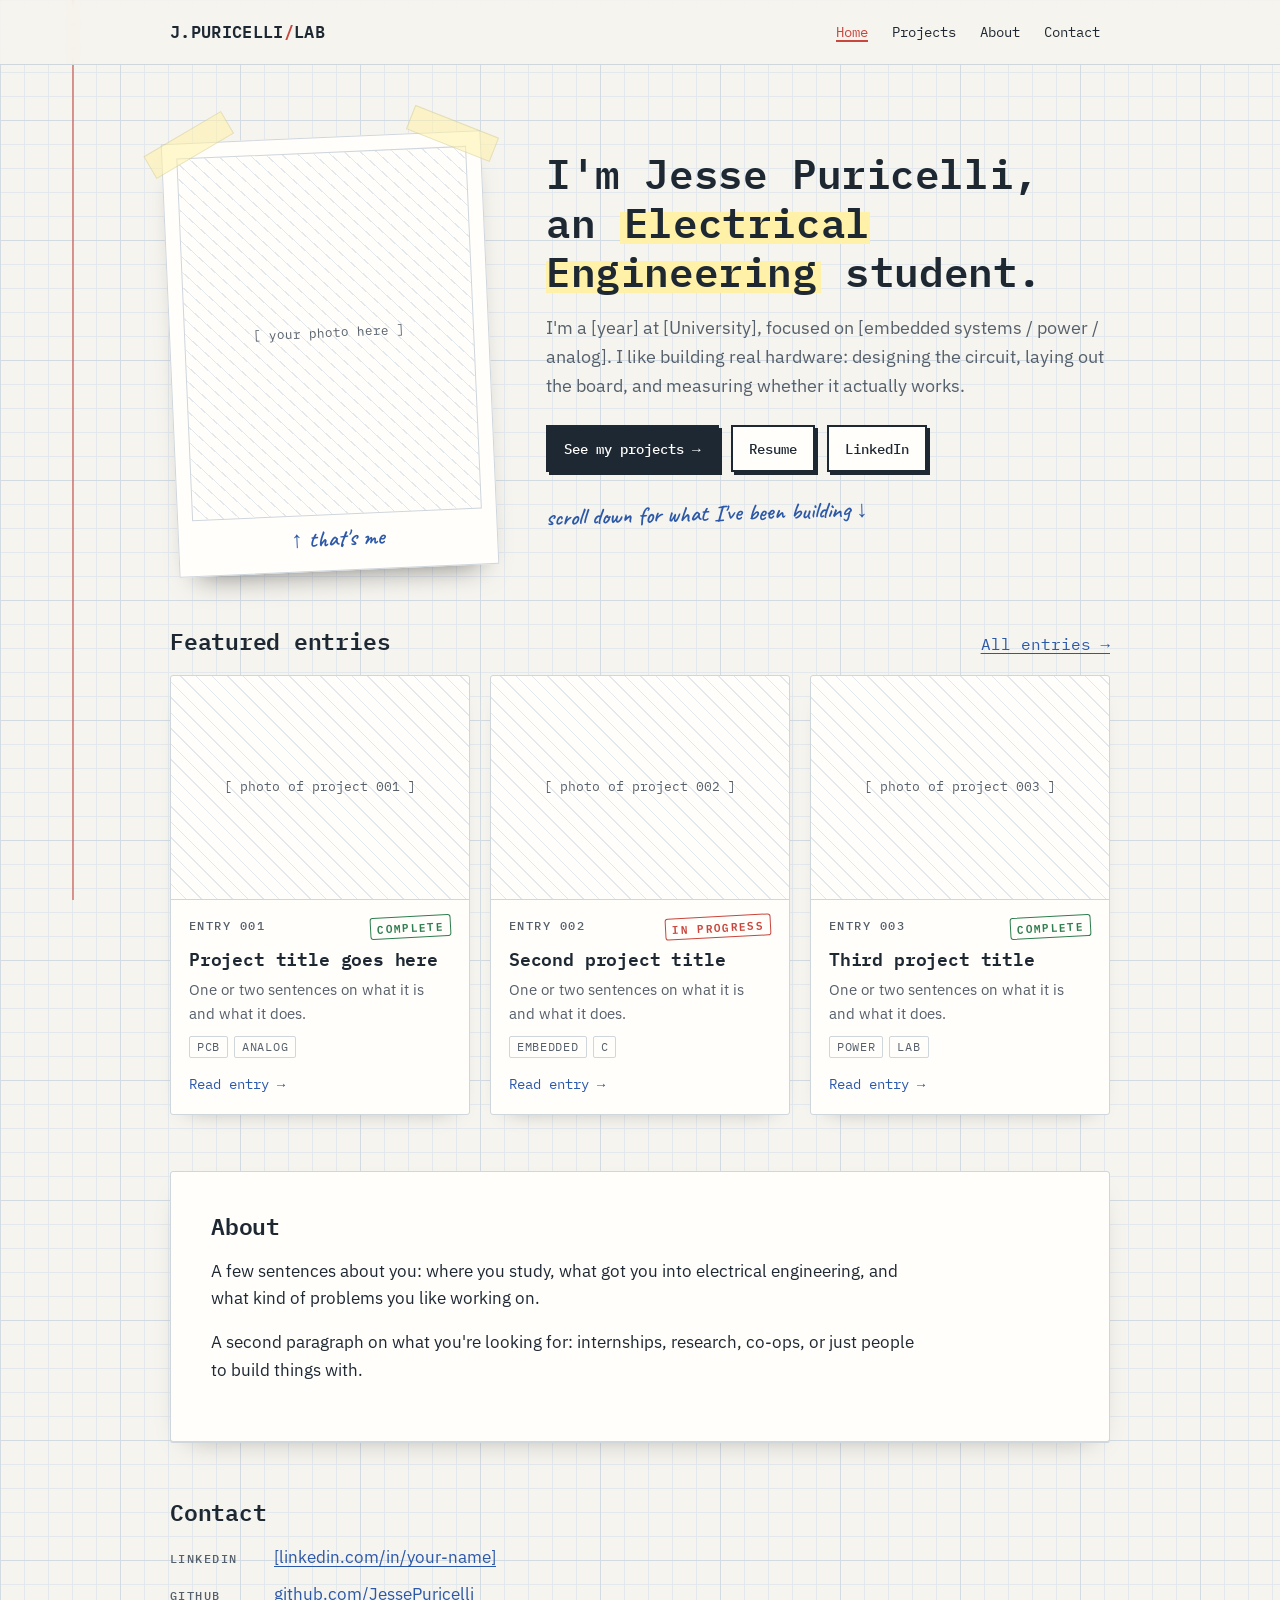
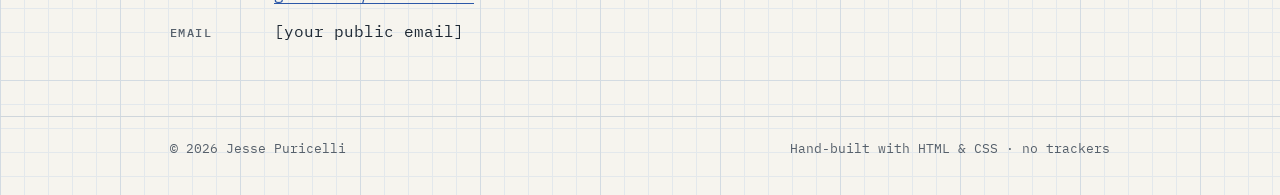
<file: index.html>
<!doctype html>
<html lang="en">
<head>
  <meta charset="utf-8">
  <meta name="viewport" content="width=device-width, initial-scale=1">
  <!-- Security: this page may only load files from this site. No outside scripts, trackers or fonts. -->
  <meta http-equiv="Content-Security-Policy" content="default-src 'self'; img-src 'self'; font-src 'self'; style-src 'self'; script-src 'none'; object-src 'none'; base-uri 'self'; form-action 'none'; upgrade-insecure-requests">
  <meta name="referrer" content="strict-origin-when-cross-origin">

  <title>Jesse Puricelli · Lab Notebook</title>
  <meta name="description" content="Electrical engineering student. Hardware projects, written up like lab notebook entries.">
  <link rel="icon" href="assets/img/favicon.svg" type="image/svg+xml">
  <link rel="stylesheet" href="assets/css/style.css">
</head>
<body>

  <!-- ============ HEADER (same on every page) ============ -->
  <header class="site-header">
    <div class="wrap">
      <a class="brand" href="index.html">J.PURICELLI<span>/</span>LAB</a>
      <nav aria-label="Main">
        <ul class="nav">
          <li><a href="index.html" aria-current="page">Home</a></li>
          <li><a href="projects.html">Projects</a></li>
          <li><a href="#about">About</a></li>
          <li><a href="#contact">Contact</a></li>
        </ul>
      </nav>
    </div>
  </header>

  <main class="wrap">

    <!-- ============ HERO: first thing people see ============ -->
    <section class="hero">

      <!-- Your photo, "taped" into the notebook.
           When you have one: save it as assets/img/portrait.jpg (a portrait-shaped photo works best),
           then replace the <div class="photo-slot">...</div> line with:
           <img src="assets/img/portrait.jpg" alt="Jesse Puricelli">                                  -->
      <figure class="portrait">
        <div class="photo-slot">[ your photo here ]</div>
        <figcaption class="note">↑ that's me</figcaption>
      </figure>

      <div class="intro">
        <h1>I'm Jesse Puricelli,<br>an <mark>Electrical Engineering</mark> student.</h1>
        <p class="lede">
          I'm a [year] at [University], focused on [embedded systems / power / analog].
          I like building real hardware: designing the circuit, laying out the board,
          and measuring whether it actually works.
        </p>
        <div class="buttons">
          <a class="btn primary" href="projects.html">See my projects →</a>
          <!-- Put your resume at assets/resume.pdf to make this button work -->
          <a class="btn" href="assets/resume.pdf">Resume</a>
          <!-- Swap in your real LinkedIn link -->
          <a class="btn" href="https://www.linkedin.com/" rel="noopener noreferrer">LinkedIn</a>
        </div>
        <p class="note scroll-hint">scroll down for what I've been building ↓</p>
      </div>

    </section>

    <!-- ============ FEATURED PROJECTS ============
         To add one: copy a whole <a class="card"> ... </a> block, paste it, edit it.
         To use a real photo: replace the <div class="photo-slot">...</div> with
         <img src="assets/img/your-photo.jpg" alt="Describe the photo">           -->
    <section aria-labelledby="featured">
      <div class="section-head">
        <h2 id="featured">Featured entries</h2>
        <a class="mono" href="projects.html">All entries →</a>
      </div>

      <div class="cards">

        <a class="card" href="projects/example-entry.html">
          <div class="photo-slot">[ photo of project 001 ]</div>
          <div class="body">
            <div class="meta"><span class="label">Entry 001</span><span class="stamp done">Complete</span></div>
            <h3>Project title goes here</h3>
            <p>One or two sentences on what it is and what it does.</p>
            <ul class="tags"><li>PCB</li><li>Analog</li></ul>
            <span class="more">Read entry →</span>
          </div>
        </a>

        <a class="card" href="projects/example-entry.html">
          <div class="photo-slot">[ photo of project 002 ]</div>
          <div class="body">
            <div class="meta"><span class="label">Entry 002</span><span class="stamp">In progress</span></div>
            <h3>Second project title</h3>
            <p>One or two sentences on what it is and what it does.</p>
            <ul class="tags"><li>Embedded</li><li>C</li></ul>
            <span class="more">Read entry →</span>
          </div>
        </a>

        <a class="card" href="projects/example-entry.html">
          <div class="photo-slot">[ photo of project 003 ]</div>
          <div class="body">
            <div class="meta"><span class="label">Entry 003</span><span class="stamp done">Complete</span></div>
            <h3>Third project title</h3>
            <p>One or two sentences on what it is and what it does.</p>
            <ul class="tags"><li>Power</li><li>Lab</li></ul>
            <span class="more">Read entry →</span>
          </div>
        </a>

      </div>
    </section>

    <!-- ============ ABOUT ============ -->
    <section id="about" class="sheet" aria-labelledby="about-title">
      <div class="about">
        <h2 id="about-title">About</h2>
        <p>
          A few sentences about you: where you study, what got you into electrical engineering,
          and what kind of problems you like working on.
        </p>
        <p>
          A second paragraph on what you're looking for: internships, research, co-ops, or just
          people to build things with.
        </p>
      </div>
    </section>

    <!-- ============ CONTACT ============
         Only list things you're comfortable being public. -->
    <section id="contact" aria-labelledby="contact-title">
      <h2 id="contact-title">Contact</h2>
      <ul class="contact-list">
        <li><span class="label">LinkedIn</span> <a href="https://www.linkedin.com/" rel="noopener noreferrer">[linkedin.com/in/your-name]</a></li>
        <li><span class="label">GitHub</span>   <a href="https://github.com/JessePuricelli" rel="noopener noreferrer">github.com/JessePuricelli</a></li>
        <li><span class="label">Email</span>    <span class="mono">[your public email]</span></li>
      </ul>
    </section>

  </main>

  <!-- ============ FOOTER ============ -->
  <footer class="site-footer">
    <div class="wrap">
      <span>© 2026 Jesse Puricelli</span>
      <span>Hand-built with HTML &amp; CSS · no trackers</span>
    </div>
  </footer>

</body>
</html>
</file>
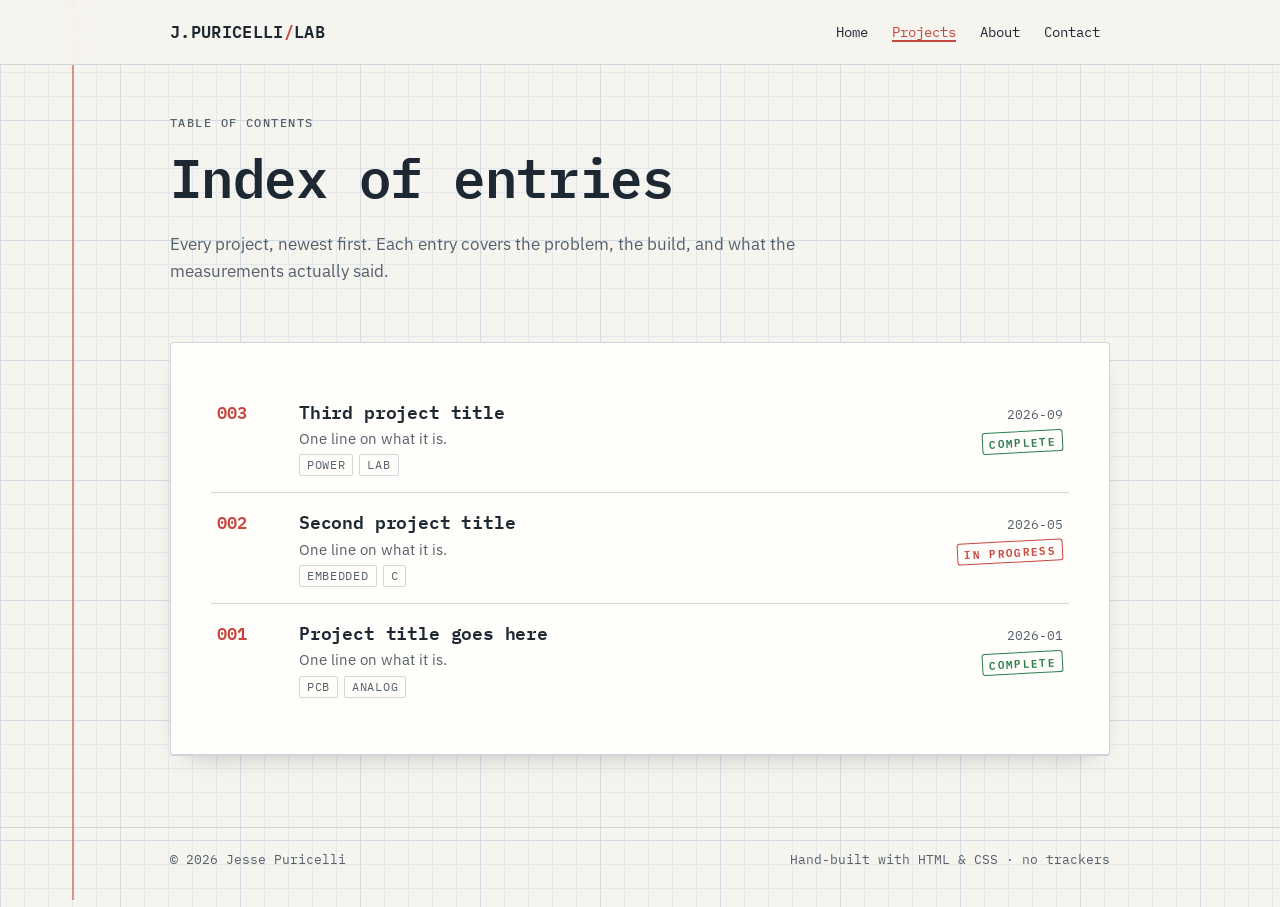
<file: projects.html>
<!doctype html>
<html lang="en">
<head>
  <meta charset="utf-8">
  <meta name="viewport" content="width=device-width, initial-scale=1">
  <meta http-equiv="Content-Security-Policy" content="default-src 'self'; img-src 'self'; font-src 'self'; style-src 'self'; script-src 'none'; object-src 'none'; base-uri 'self'; form-action 'none'; upgrade-insecure-requests">
  <meta name="referrer" content="strict-origin-when-cross-origin">

  <title>Projects · Jesse Puricelli</title>
  <meta name="description" content="Index of hardware projects by Jesse Puricelli.">
  <link rel="icon" href="assets/img/favicon.svg" type="image/svg+xml">
  <link rel="stylesheet" href="assets/css/style.css">
</head>
<body>

  <header class="site-header">
    <div class="wrap">
      <a class="brand" href="index.html">J.PURICELLI<span>/</span>LAB</a>
      <nav aria-label="Main">
        <ul class="nav">
          <li><a href="index.html">Home</a></li>
          <li><a href="projects.html" aria-current="page">Projects</a></li>
          <li><a href="index.html#about">About</a></li>
          <li><a href="index.html#contact">Contact</a></li>
        </ul>
      </nav>
    </div>
  </header>

  <main class="wrap">

    <section class="page-title">
      <p class="label">Table of contents</p>
      <h1>Index of entries</h1>
      <p>Every project, newest first. Each entry covers the problem, the build, and what the measurements actually said.</p>
    </section>

    <!-- ============ THE INDEX ============
         One <li> per project. To add a project: copy a whole <li> ... </li>,
         paste it at the TOP of the list, and change the number, title, text, date and status.
         Status options: <span class="stamp done">Complete</span>  or  <span class="stamp">In progress</span> -->
    <section class="sheet">
      <ol class="index" reversed>

        <li>
          <a href="projects/example-entry.html">
            <span class="no">003</span>
            <div class="what">
              <h3>Third project title</h3>
              <p>One line on what it is.</p>
              <ul class="tags"><li>Power</li><li>Lab</li></ul>
            </div>
            <div class="when"><span>2026-09</span><span class="stamp done">Complete</span></div>
          </a>
        </li>

        <li>
          <a href="projects/example-entry.html">
            <span class="no">002</span>
            <div class="what">
              <h3>Second project title</h3>
              <p>One line on what it is.</p>
              <ul class="tags"><li>Embedded</li><li>C</li></ul>
            </div>
            <div class="when"><span>2026-05</span><span class="stamp">In progress</span></div>
          </a>
        </li>

        <li>
          <a href="projects/example-entry.html">
            <span class="no">001</span>
            <div class="what">
              <h3>Project title goes here</h3>
              <p>One line on what it is.</p>
              <ul class="tags"><li>PCB</li><li>Analog</li></ul>
            </div>
            <div class="when"><span>2026-01</span><span class="stamp done">Complete</span></div>
          </a>
        </li>

      </ol>
    </section>

  </main>

  <footer class="site-footer">
    <div class="wrap">
      <span>© 2026 Jesse Puricelli</span>
      <span>Hand-built with HTML &amp; CSS · no trackers</span>
    </div>
  </footer>

</body>
</html>
</file>
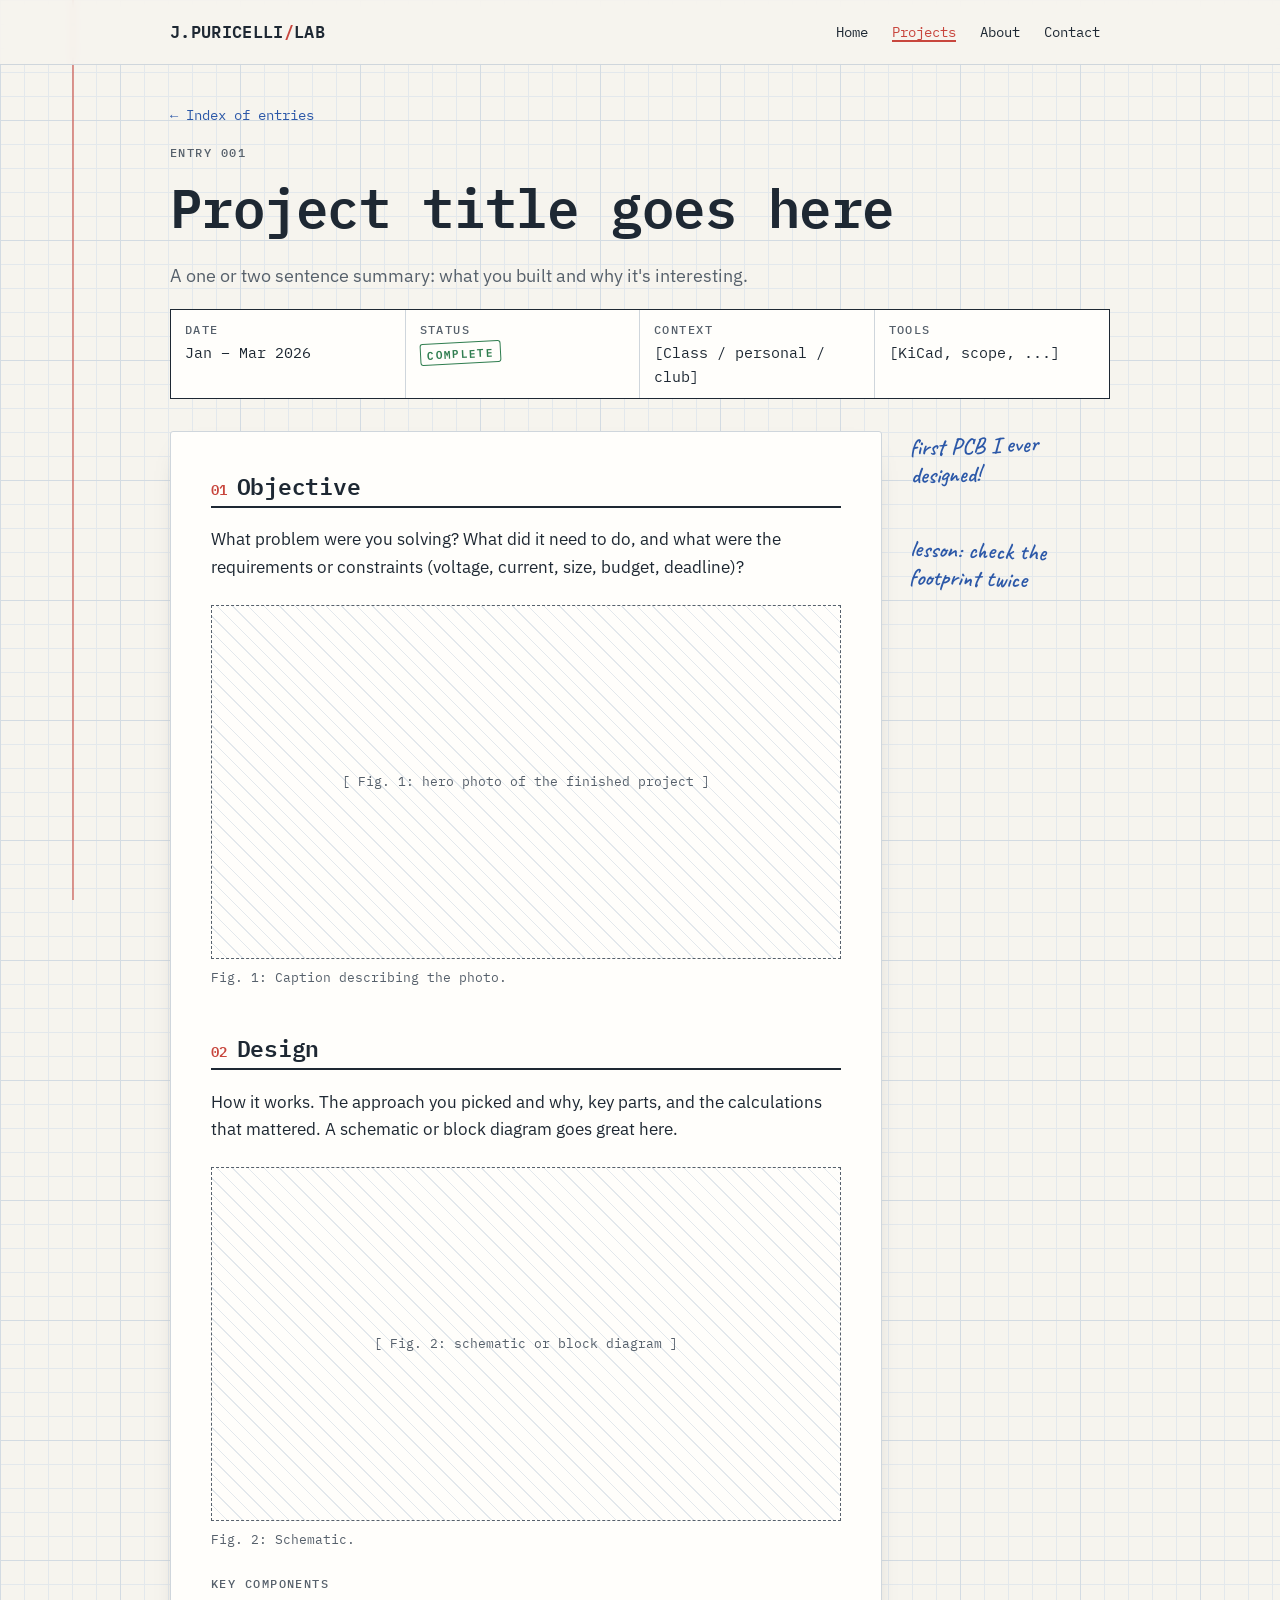
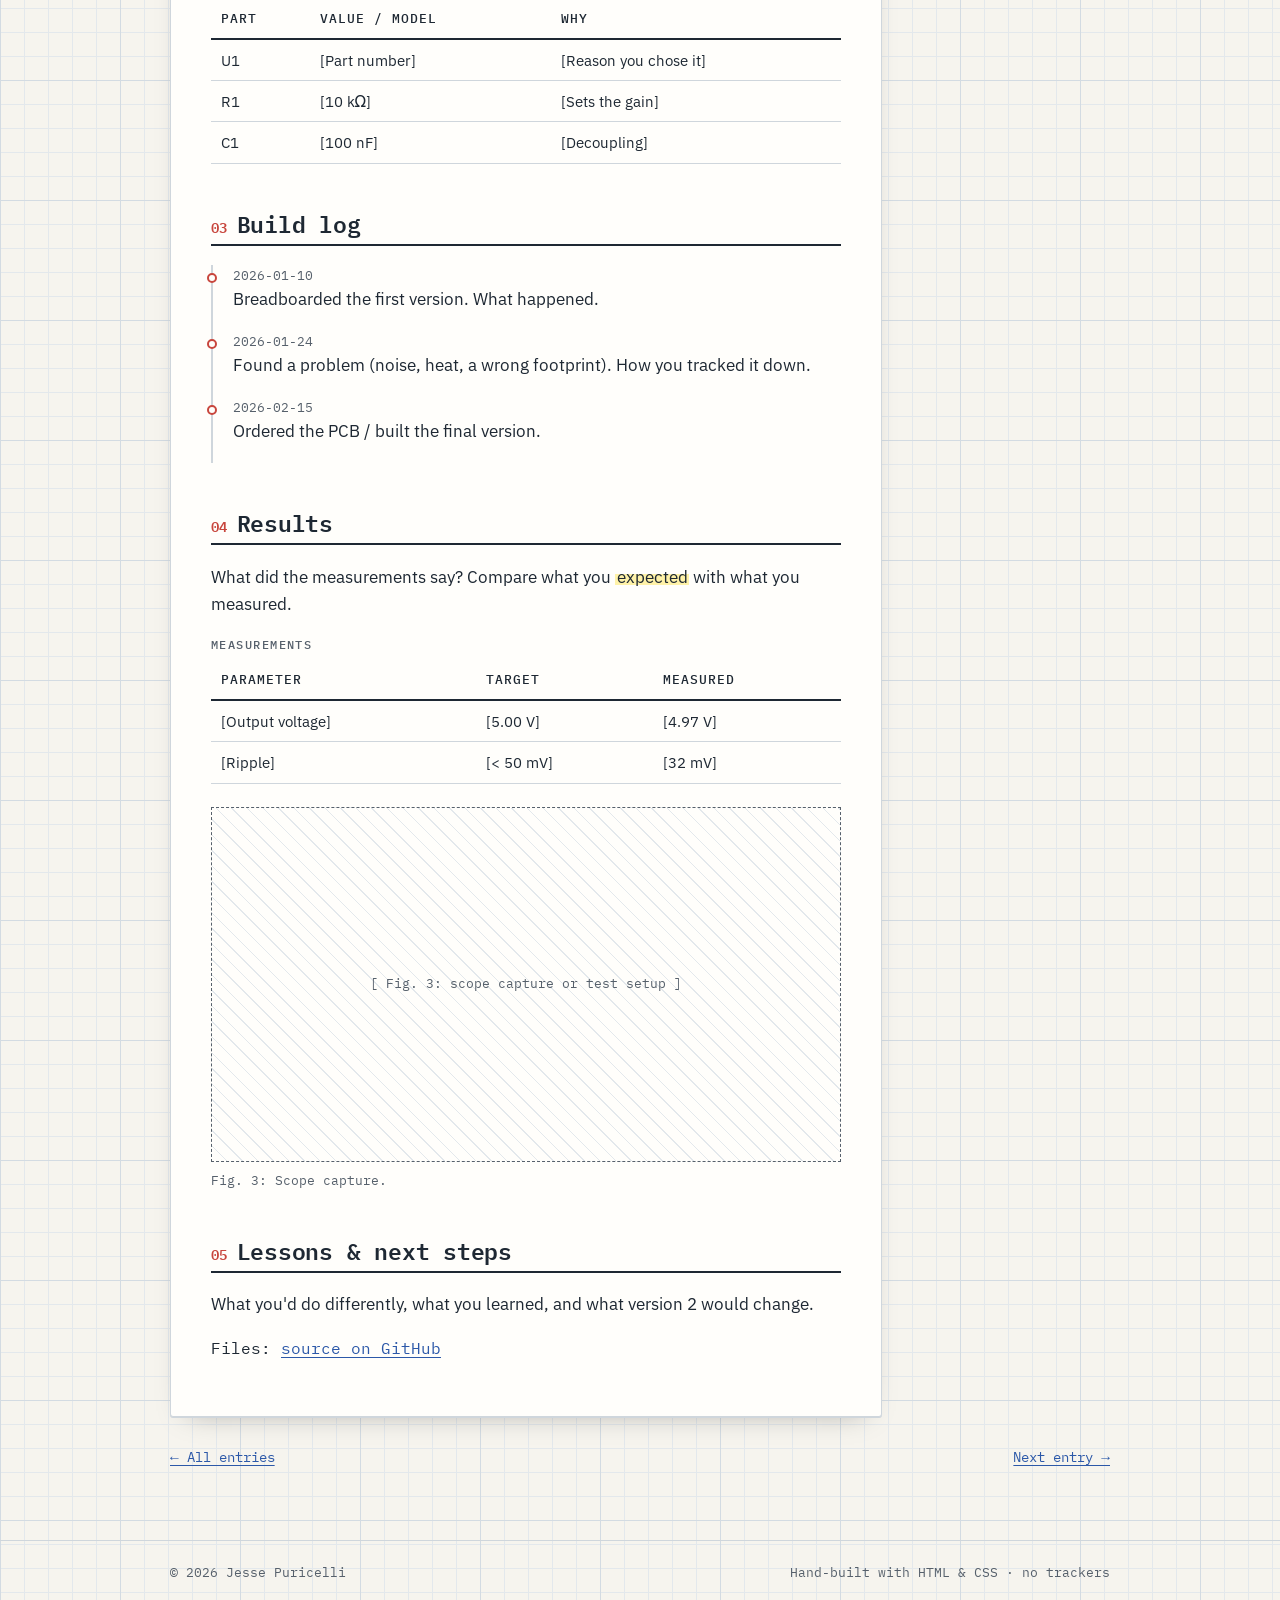
<file: projects/example-entry.html>
<!doctype html>
<html lang="en">
<head>
  <meta charset="utf-8">
  <meta name="viewport" content="width=device-width, initial-scale=1">
  <meta http-equiv="Content-Security-Policy" content="default-src 'self'; img-src 'self'; font-src 'self'; style-src 'self'; script-src 'none'; object-src 'none'; base-uri 'self'; form-action 'none'; upgrade-insecure-requests">
  <meta name="referrer" content="strict-origin-when-cross-origin">

  <!-- HOW TO MAKE A NEW PROJECT PAGE
       1. Copy this file and rename it, e.g. projects/audio-amp.html (lowercase, dashes, no spaces)
       2. Change the title below and the text in each section
       3. Put the project's photos in assets/img/ and point the <img> tags at them
       4. Link to it from projects.html (and index.html if it's featured)
       Note: this file lives one folder down, so paths to shared files start with ../ -->
  <title>Project title · Jesse Puricelli</title>
  <meta name="description" content="One-line summary of the project.">
  <link rel="icon" href="../assets/img/favicon.svg" type="image/svg+xml">
  <link rel="stylesheet" href="../assets/css/style.css">
</head>
<body>

  <header class="site-header">
    <div class="wrap">
      <a class="brand" href="../index.html">J.PURICELLI<span>/</span>LAB</a>
      <nav aria-label="Main">
        <ul class="nav">
          <li><a href="../index.html">Home</a></li>
          <li><a href="../projects.html" aria-current="page">Projects</a></li>
          <li><a href="../index.html#about">About</a></li>
          <li><a href="../index.html#contact">Contact</a></li>
        </ul>
      </nav>
    </div>
  </header>

  <main class="wrap">

    <!-- ============ ENTRY HEADER ============ -->
    <header class="entry-head">
      <div class="crumbs"><a href="../projects.html">← Index of entries</a></div>
      <p class="label">Entry 001</p>
      <h1>Project title goes here</h1>
      <p class="lede">A one or two sentence summary: what you built and why it's interesting.</p>

      <!-- The quick facts box. Add or remove <div> groups as needed. -->
      <dl class="entry-meta">
        <div><dt class="label">Date</dt>     <dd>Jan – Mar 2026</dd></div>
        <div><dt class="label">Status</dt>   <dd><span class="stamp done">Complete</span></dd></div>
        <div><dt class="label">Context</dt>  <dd>[Class / personal / club]</dd></div>
        <div><dt class="label">Tools</dt>    <dd>[KiCad, scope, ...]</dd></div>
      </dl>
    </header>

    <div class="entry-layout">

      <!-- ============ MAIN WRITE-UP ============ -->
      <article class="entry sheet">

        <h2><span class="step">01</span> Objective</h2>
        <p>What problem were you solving? What did it need to do, and what were the requirements or constraints
          (voltage, current, size, budget, deadline)?</p>

        <!-- Swap this placeholder for: <img src="../assets/img/your-photo.jpg" alt="What the photo shows"> -->
        <figure class="figure">
          <div class="photo-slot">[ Fig. 1: hero photo of the finished project ]</div>
          <figcaption>Fig. 1: Caption describing the photo.</figcaption>
        </figure>

        <h2><span class="step">02</span> Design</h2>
        <p>How it works. The approach you picked and why, key parts, and the calculations that mattered.
          A schematic or block diagram goes great here.</p>

        <figure class="figure">
          <div class="photo-slot">[ Fig. 2: schematic or block diagram ]</div>
          <figcaption>Fig. 2: Schematic.</figcaption>
        </figure>

        <table class="spec">
          <caption class="label">Key components</caption>
          <thead><tr><th>Part</th><th>Value / model</th><th>Why</th></tr></thead>
          <tbody>
            <tr><td>U1</td><td>[Part number]</td><td>[Reason you chose it]</td></tr>
            <tr><td>R1</td><td>[10 kΩ]</td><td>[Sets the gain]</td></tr>
            <tr><td>C1</td><td>[100 nF]</td><td>[Decoupling]</td></tr>
          </tbody>
        </table>

        <h2><span class="step">03</span> Build log</h2>
        <!-- One <li> per milestone. Keep it short and honest, mistakes included. -->
        <ol class="log">
          <li><time datetime="2026-01-10">2026-01-10</time> Breadboarded the first version. What happened.</li>
          <li><time datetime="2026-01-24">2026-01-24</time> Found a problem (noise, heat, a wrong footprint). How you tracked it down.</li>
          <li><time datetime="2026-02-15">2026-02-15</time> Ordered the PCB / built the final version.</li>
        </ol>

        <h2><span class="step">04</span> Results</h2>
        <p>What did the measurements say? Compare what you <mark>expected</mark> with what you measured.</p>

        <table class="spec">
          <caption class="label">Measurements</caption>
          <thead><tr><th>Parameter</th><th>Target</th><th>Measured</th></tr></thead>
          <tbody>
            <tr><td>[Output voltage]</td><td>[5.00 V]</td><td>[4.97 V]</td></tr>
            <tr><td>[Ripple]</td><td>[&lt; 50 mV]</td><td>[32 mV]</td></tr>
          </tbody>
        </table>

        <figure class="figure">
          <div class="photo-slot">[ Fig. 3: scope capture or test setup ]</div>
          <figcaption>Fig. 3: Scope capture.</figcaption>
        </figure>

        <h2><span class="step">05</span> Lessons &amp; next steps</h2>
        <p>What you'd do differently, what you learned, and what version 2 would change.</p>

        <!-- Optional links. Delete any you don't need. -->
        <p class="mono">
          Files: <a href="https://github.com/JessePuricelli" rel="noopener noreferrer">source on GitHub</a>
        </p>
      </article>

      <!-- ============ MARGIN NOTES (handwritten-style asides) ============ -->
      <aside class="margin-notes" aria-label="Margin notes">
        <p class="note">first PCB I ever designed!</p>
        <p class="note">lesson: check the footprint twice</p>
      </aside>

    </div>

    <nav class="pager" aria-label="Entry navigation">
      <a href="../projects.html">← All entries</a>
      <a href="../projects.html">Next entry →</a>
    </nav>

  </main>

  <footer class="site-footer">
    <div class="wrap">
      <span>© 2026 Jesse Puricelli</span>
      <span>Hand-built with HTML &amp; CSS · no trackers</span>
    </div>
  </footer>

</body>
</html>
</file>
<file: assets/css/style.css>
/* =====================================================================
   LAB NOTEBOOK THEME
   ---------------------------------------------------------------------
   Want to change the look? Start here. Every color and font on the
   site comes from the variables in this first block.
   ===================================================================== */

:root {
  /* Paper and ink */
  --paper:        #f6f4ee;   /* page background */
  --sheet:        #fffefb;   /* the "pages" that sit on top */
  --ink:          #1e2833;   /* main text */
  --ink-soft:     #56606b;   /* secondary text */
  --grid-minor:   #e3e8ec;   /* small graph-paper squares */
  --grid-major:   #d3dbe2;   /* every fifth line */
  --rule:         #cfd6dc;   /* borders and dividers */

  /* Accents */
  --margin-red:   #c8463d;   /* notebook margin line, stamps */
  --pen-blue:     #2c58a8;   /* links, "handwritten" notes */
  --highlight:    #fff2a8;   /* highlighter marker */

  /* Fonts */
  --font-body:    "IBM Plex Sans", system-ui, sans-serif;
  --font-tech:    "IBM Plex Mono", ui-monospace, monospace;
  --font-hand:    "Caveat", "Segoe Print", cursive;

  /* Sizes */
  --grid:         24px;      /* graph-paper square size */
  --max-width:    980px;     /* widest the content gets */
}

/* Dark mode: same notebook, read under a desk lamp */
@media (prefers-color-scheme: dark) {
  :root {
    --paper:      #141a20;
    --sheet:      #1b232b;
    --ink:        #e4e8ec;
    --ink-soft:   #9aa5b0;
    --grid-minor: #1c242c;
    --grid-major: #243039;
    --rule:       #33404b;
    --margin-red: #e0675e;
    --pen-blue:   #7fa6ec;
    --highlight:  #5a4f12;
  }
}

/* ---------- Fonts (stored in assets/fonts, nothing loaded from other sites) ---------- */
@font-face { font-family: "IBM Plex Sans"; font-weight: 400; font-display: swap; src: url("../fonts/ibm-plex-sans-latin-400-normal.woff2") format("woff2"); }
@font-face { font-family: "IBM Plex Sans"; font-weight: 500; font-display: swap; src: url("../fonts/ibm-plex-sans-latin-500-normal.woff2") format("woff2"); }
@font-face { font-family: "IBM Plex Sans"; font-weight: 600; font-display: swap; src: url("../fonts/ibm-plex-sans-latin-600-normal.woff2") format("woff2"); }
@font-face { font-family: "IBM Plex Mono"; font-weight: 400; font-display: swap; src: url("../fonts/ibm-plex-mono-latin-400-normal.woff2") format("woff2"); }
@font-face { font-family: "IBM Plex Mono"; font-weight: 400; font-style: italic; font-display: swap; src: url("../fonts/ibm-plex-mono-latin-400-italic.woff2") format("woff2"); }
@font-face { font-family: "IBM Plex Mono"; font-weight: 500; font-display: swap; src: url("../fonts/ibm-plex-mono-latin-500-normal.woff2") format("woff2"); }
@font-face { font-family: "IBM Plex Mono"; font-weight: 600; font-display: swap; src: url("../fonts/ibm-plex-mono-latin-600-normal.woff2") format("woff2"); }
@font-face { font-family: "Caveat"; font-weight: 600; font-display: swap; src: url("../fonts/caveat-latin-600-normal.woff2") format("woff2"); }

/* ---------- Base ---------- */
*, *::before, *::after { box-sizing: border-box; }

html { scroll-behavior: smooth; }

body {
  margin: 0;
  color: var(--ink);
  font-family: var(--font-body);
  font-size: 17px;
  line-height: 1.6;
  /* Graph paper, drawn with CSS (no image file needed) */
  background-color: var(--paper);
  background-image:
    linear-gradient(var(--grid-major) 1px, transparent 1px),
    linear-gradient(90deg, var(--grid-major) 1px, transparent 1px),
    linear-gradient(var(--grid-minor) 1px, transparent 1px),
    linear-gradient(90deg, var(--grid-minor) 1px, transparent 1px);
  background-size:
    calc(var(--grid) * 5) calc(var(--grid) * 5),
    calc(var(--grid) * 5) calc(var(--grid) * 5),
    var(--grid) var(--grid),
    var(--grid) var(--grid);
}

/* Red notebook margin line down the left side (wide screens only) */
@media (min-width: 1100px) {
  body::before {
    content: "";
    position: fixed;
    top: 0; bottom: 0; left: 72px;
    width: 2px;
    background: var(--margin-red);
    opacity: .55;
    pointer-events: none;
  }
}

img { max-width: 100%; height: auto; display: block; }

a { color: var(--pen-blue); text-underline-offset: 3px; }
a:hover { text-decoration-thickness: 2px; }

:focus-visible { outline: 2px dashed var(--pen-blue); outline-offset: 3px; }

h1, h2, h3 { font-family: var(--font-tech); line-height: 1.2; font-weight: 600; letter-spacing: -.01em; }
h1 { font-size: clamp(2.1rem, 6vw, 3.4rem); margin: 0 0 .4em; }
h2 { font-size: 1.45rem; margin: 0 0 .8em; }
h3 { font-size: 1.1rem;  margin: 0 0 .5em; }

p { margin: 0 0 1em; }

code, .mono { font-family: var(--font-tech); font-size: .92em; }

mark { background: linear-gradient(transparent 35%, var(--highlight) 35%, var(--highlight) 85%, transparent 85%); color: inherit; padding: 0 .1em; }

.wrap { max-width: var(--max-width); margin: 0 auto; padding: 0 20px; }

/* Small all-caps labels, like printed headings on a lab form */
.label {
  font-family: var(--font-tech);
  font-size: .75rem;
  font-weight: 500;
  text-transform: uppercase;
  letter-spacing: .12em;
  color: var(--ink-soft);
}

/* "Handwritten" margin notes */
.note {
  font-family: var(--font-hand);
  font-weight: 600;
  font-size: 1.45rem;
  line-height: 1.2;
  color: var(--pen-blue);
}

/* ---------- Header / navigation ---------- */
.site-header {
  border-bottom: 1px solid var(--rule);
  background: color-mix(in srgb, var(--paper) 88%, transparent);
  backdrop-filter: blur(4px);
  position: sticky; top: 0; z-index: 10;
}
.site-header .wrap { display: flex; align-items: center; justify-content: space-between; gap: 16px; min-height: 64px; flex-wrap: wrap; padding-top: 10px; padding-bottom: 10px; }

.brand { font-family: var(--font-tech); font-weight: 600; text-decoration: none; color: var(--ink); letter-spacing: .02em; }
.brand span { color: var(--margin-red); }

.nav { display: flex; gap: 4px; flex-wrap: wrap; margin: 0; padding: 0; list-style: none; }
.nav a {
  font-family: var(--font-tech); font-size: .88rem;
  text-decoration: none; color: var(--ink);
  padding: 6px 10px; border-radius: 4px;
}
.nav a:hover { background: var(--grid-minor); }
.nav a[aria-current="page"] { color: var(--margin-red); text-decoration: underline; text-decoration-thickness: 2px; }

/* ---------- Sheets: the paper "pages" sections sit on ---------- */
.sheet {
  background: var(--sheet);
  border: 1px solid var(--rule);
  border-radius: 3px;
  box-shadow: 0 1px 0 var(--rule), 0 12px 28px -18px rgba(0,0,0,.35);
  padding: clamp(22px, 4vw, 40px);
}

section { margin: 56px 0; }

.section-head { display: flex; align-items: baseline; justify-content: space-between; gap: 12px; flex-wrap: wrap; margin-bottom: 18px; }
.section-head h2 { margin: 0; }

/* ---------- Landing page: hero ---------- */
.hero {
  margin-top: 48px;
  display: grid; gap: 40px; align-items: center;
  grid-template-columns: 1fr;
}
@media (min-width: 820px) { .hero { grid-template-columns: 320px 1fr; gap: 56px; margin-top: 64px; } }

.hero h1 { font-size: clamp(1.8rem, 4.2vw, 2.55rem); }
.lede { font-size: 1.15rem; color: var(--ink-soft); max-width: 36em; }
.scroll-hint { margin-top: 28px; transform: rotate(-1.5deg); display: inline-block; }

/* Polaroid-style photo "taped" onto the page */
.portrait {
  position: relative;
  margin: 8px auto 0; width: min(68%, 240px);
  background: var(--sheet);
  border: 1px solid var(--rule);
  padding: 14px 14px 18px;
  box-shadow: 0 18px 30px -20px rgba(0,0,0,.55);
  transform: rotate(-2.5deg);
}
.portrait img, .portrait .photo-slot { aspect-ratio: 4 / 5; width: 100%; object-fit: cover; border: 1px solid var(--rule); }
.portrait figcaption { text-align: center; margin-top: 10px; }
@media (min-width: 820px) { .portrait { width: 100%; } }
/* the two pieces of tape */
.portrait::before, .portrait::after {
  content: ""; position: absolute; top: -12px; width: 90px; height: 26px;
  background: color-mix(in srgb, var(--highlight) 55%, transparent);
  border: 1px solid color-mix(in srgb, var(--ink) 10%, transparent);
}
.portrait::before { left: -18px;  transform: rotate(-28deg); }
.portrait::after  { right: -18px; transform: rotate(24deg); }

.buttons { display: flex; flex-wrap: wrap; gap: 12px; margin-top: 24px; }
.btn {
  font-family: var(--font-tech); font-size: .9rem; font-weight: 500;
  text-decoration: none; padding: 10px 16px;
  border: 2px solid var(--ink); color: var(--ink); background: var(--sheet);
  box-shadow: 3px 3px 0 var(--ink);
  transition: transform .08s, box-shadow .08s;
}
.btn:hover  { transform: translate(-1px,-1px); box-shadow: 4px 4px 0 var(--ink); }
.btn:active { transform: translate(2px,2px);  box-shadow: 1px 1px 0 var(--ink); }
.btn.primary { background: var(--ink); color: var(--sheet); }

/* ---------- Entry cards (featured projects) ---------- */
.cards { display: grid; gap: 20px; grid-template-columns: repeat(auto-fill, minmax(260px, 1fr)); }

.card {
  display: flex; flex-direction: column;
  background: var(--sheet); border: 1px solid var(--rule); border-radius: 3px;
  text-decoration: none; color: inherit;
  box-shadow: 0 10px 22px -18px rgba(0,0,0,.4);
  transition: transform .12s, box-shadow .12s;
}
.card:hover { transform: translateY(-3px) rotate(-.3deg); box-shadow: 0 16px 28px -18px rgba(0,0,0,.5); }
.card .body { padding: 16px 18px 18px; display: flex; flex-direction: column; gap: 6px; flex: 1; }
.card h3 { margin: 4px 0 2px; }
.card p { color: var(--ink-soft); font-size: .95rem; margin: 0; }
.card .meta { display: flex; justify-content: space-between; }
.card .more { margin-top: auto; padding-top: 10px; font-family: var(--font-tech); font-size: .85rem; color: var(--pen-blue); }

/* Placeholder for a photo you haven't added yet.
   Replace the whole <div class="photo-slot"> with an <img> when ready. */
.photo-slot {
  aspect-ratio: 4 / 3;
  display: grid; place-items: center; text-align: center;
  border-bottom: 1px solid var(--rule);
  background:
    repeating-linear-gradient(45deg, transparent 0 10px, var(--grid-minor) 10px 11px);
  color: var(--ink-soft);
  font-family: var(--font-tech); font-size: .8rem;
  padding: 12px;
}
.card img { aspect-ratio: 4 / 3; object-fit: cover; border-bottom: 1px solid var(--rule); }

/* Tags like [ANALOG] [PCB] */
.tags { display: flex; flex-wrap: wrap; gap: 6px; margin: 4px 0 0; padding: 0; list-style: none; }
.tags li {
  font-family: var(--font-tech); font-size: .72rem; letter-spacing: .06em; text-transform: uppercase;
  border: 1px solid var(--rule); padding: 1px 7px; border-radius: 2px; color: var(--ink-soft);
}

/* Status stamp: COMPLETE / IN PROGRESS */
.stamp {
  font-family: var(--font-tech); font-size: .7rem; font-weight: 600; letter-spacing: .12em; text-transform: uppercase;
  color: var(--margin-red); border: 1.5px solid var(--margin-red); border-radius: 3px;
  padding: 1px 6px; transform: rotate(-3deg); display: inline-block; white-space: nowrap;
}
.stamp.done { color: #2f7d4f; border-color: #2f7d4f; }
@media (prefers-color-scheme: dark) { .stamp.done { color: #6cc794; border-color: #6cc794; } }

/* ---------- About ---------- */
.about { max-width: 42em; }

/* ---------- Spec tables (used on project pages) ---------- */
.spec { width: 100%; border-collapse: collapse; font-size: .95rem; }
.spec caption { text-align: left; margin-bottom: 8px; }
.spec th, .spec td { text-align: left; padding: 8px 10px; border-bottom: 1px solid var(--rule); vertical-align: top; }
.spec th { font-family: var(--font-tech); font-weight: 500; font-size: .8rem; text-transform: uppercase; letter-spacing: .08em; color: var(--ink-soft); width: 38%; }
.spec thead th { border-bottom: 2px solid var(--ink); color: var(--ink); width: auto; }

/* ---------- Contact ---------- */
.contact-list { list-style: none; margin: 0; padding: 0; display: grid; gap: 10px; }
.contact-list li { display: flex; gap: 14px; align-items: baseline; flex-wrap: wrap; }
.contact-list .label { min-width: 90px; }

/* ---------- Projects page: notebook index ---------- */
.page-title { margin-top: 48px; }
.page-title p { color: var(--ink-soft); max-width: 38em; }

.index { list-style: none; margin: 0; padding: 0; }
.index > li + li { border-top: 1px solid var(--rule); }
.index > li > a {
  display: grid; gap: 4px 18px; align-items: baseline;
  grid-template-columns: 64px 1fr auto;
  padding: 16px 6px; text-decoration: none; color: inherit;
}
.index a:hover { background: var(--grid-minor); }
.index .no   { font-family: var(--font-tech); color: var(--margin-red); font-weight: 600; }
.index .what h3 { margin: 0; }
.index .what p  { margin: 4px 0 0; color: var(--ink-soft); font-size: .95rem; }
.index .when { font-family: var(--font-tech); font-size: .82rem; color: var(--ink-soft); text-align: right; display: grid; gap: 6px; justify-items: end; }
@media (max-width: 600px) {
  .index > li > a { grid-template-columns: 48px 1fr; }
  .index .when { grid-column: 2; justify-items: start; text-align: left; display: flex; gap: 10px; align-items: center; }
}

/* ---------- Single project entry ---------- */
.entry-head { margin-top: 40px; }
.entry-head .crumbs { font-family: var(--font-tech); font-size: .85rem; margin-bottom: 16px; }
.entry-head .crumbs a { text-decoration: none; }

.entry-meta {
  display: grid; grid-template-columns: repeat(auto-fit, minmax(150px, 1fr)); gap: 0;
  border: 1.5px solid var(--ink); margin: 18px 0 0; background: var(--sheet);
}
.entry-meta div { padding: 10px 14px; border-right: 1px solid var(--rule); }
.entry-meta div:last-child { border-right: 0; }
.entry-meta dt { margin: 0; }
.entry-meta dd { margin: 2px 0 0; font-family: var(--font-tech); font-size: .92rem; }

/* Main text plus a margin column for handwritten notes */
.entry-layout { display: grid; gap: 28px; grid-template-columns: 1fr; margin-top: 32px; }
@media (min-width: 900px) { .entry-layout { grid-template-columns: 1fr 200px; } }

.entry h2 {
  display: flex; align-items: baseline; gap: 10px;
  border-bottom: 2px solid var(--ink); padding-bottom: 6px; margin-top: 2em;
}
.entry h2:first-child { margin-top: 0; }
.entry h2 .step { color: var(--margin-red); font-size: .9rem; }

.figure { margin: 1.4em 0; }
.figure .photo-slot { border: 1px dashed var(--ink-soft); aspect-ratio: 16 / 9; }
.figure img { border: 1px solid var(--rule); }
.figure figcaption { font-family: var(--font-tech); font-size: .82rem; color: var(--ink-soft); margin-top: 8px; }

.log { list-style: none; padding: 0; margin: 0; border-left: 2px solid var(--rule); }
.log li { position: relative; padding: 0 0 18px 20px; }
.log li::before { content: ""; position: absolute; left: -6px; top: 8px; width: 10px; height: 10px; border-radius: 50%; background: var(--sheet); border: 2px solid var(--margin-red); }
.log time { font-family: var(--font-tech); font-size: .82rem; color: var(--ink-soft); display: block; }

.margin-notes { display: grid; gap: 28px; align-content: start; }
.margin-notes .note:nth-child(odd)  { transform: rotate(-2deg); }
.margin-notes .note:nth-child(even) { transform: rotate(1.5deg); }
@media (min-width: 900px) { .margin-notes { position: sticky; top: 90px; } }

.pager { display: flex; justify-content: space-between; gap: 12px; flex-wrap: wrap; margin-top: 28px; font-family: var(--font-tech); font-size: .9rem; }

/* ---------- Footer ---------- */
.site-footer { border-top: 1px solid var(--rule); margin-top: 72px; padding: 22px 0 36px; font-family: var(--font-tech); font-size: .8rem; color: var(--ink-soft); }
.site-footer .wrap { display: flex; justify-content: space-between; gap: 12px; flex-wrap: wrap; }

/* Respect people who turn off animations */
@media (prefers-reduced-motion: reduce) {
  * { transition: none !important; scroll-behavior: auto !important; }
}

/* Clean printout if someone prints a page */
@media print {
  body { background: #fff; }
  body::before, .site-header, .site-footer, .buttons, .pager { display: none; }
  .sheet, .card { box-shadow: none; }
}
</file>
